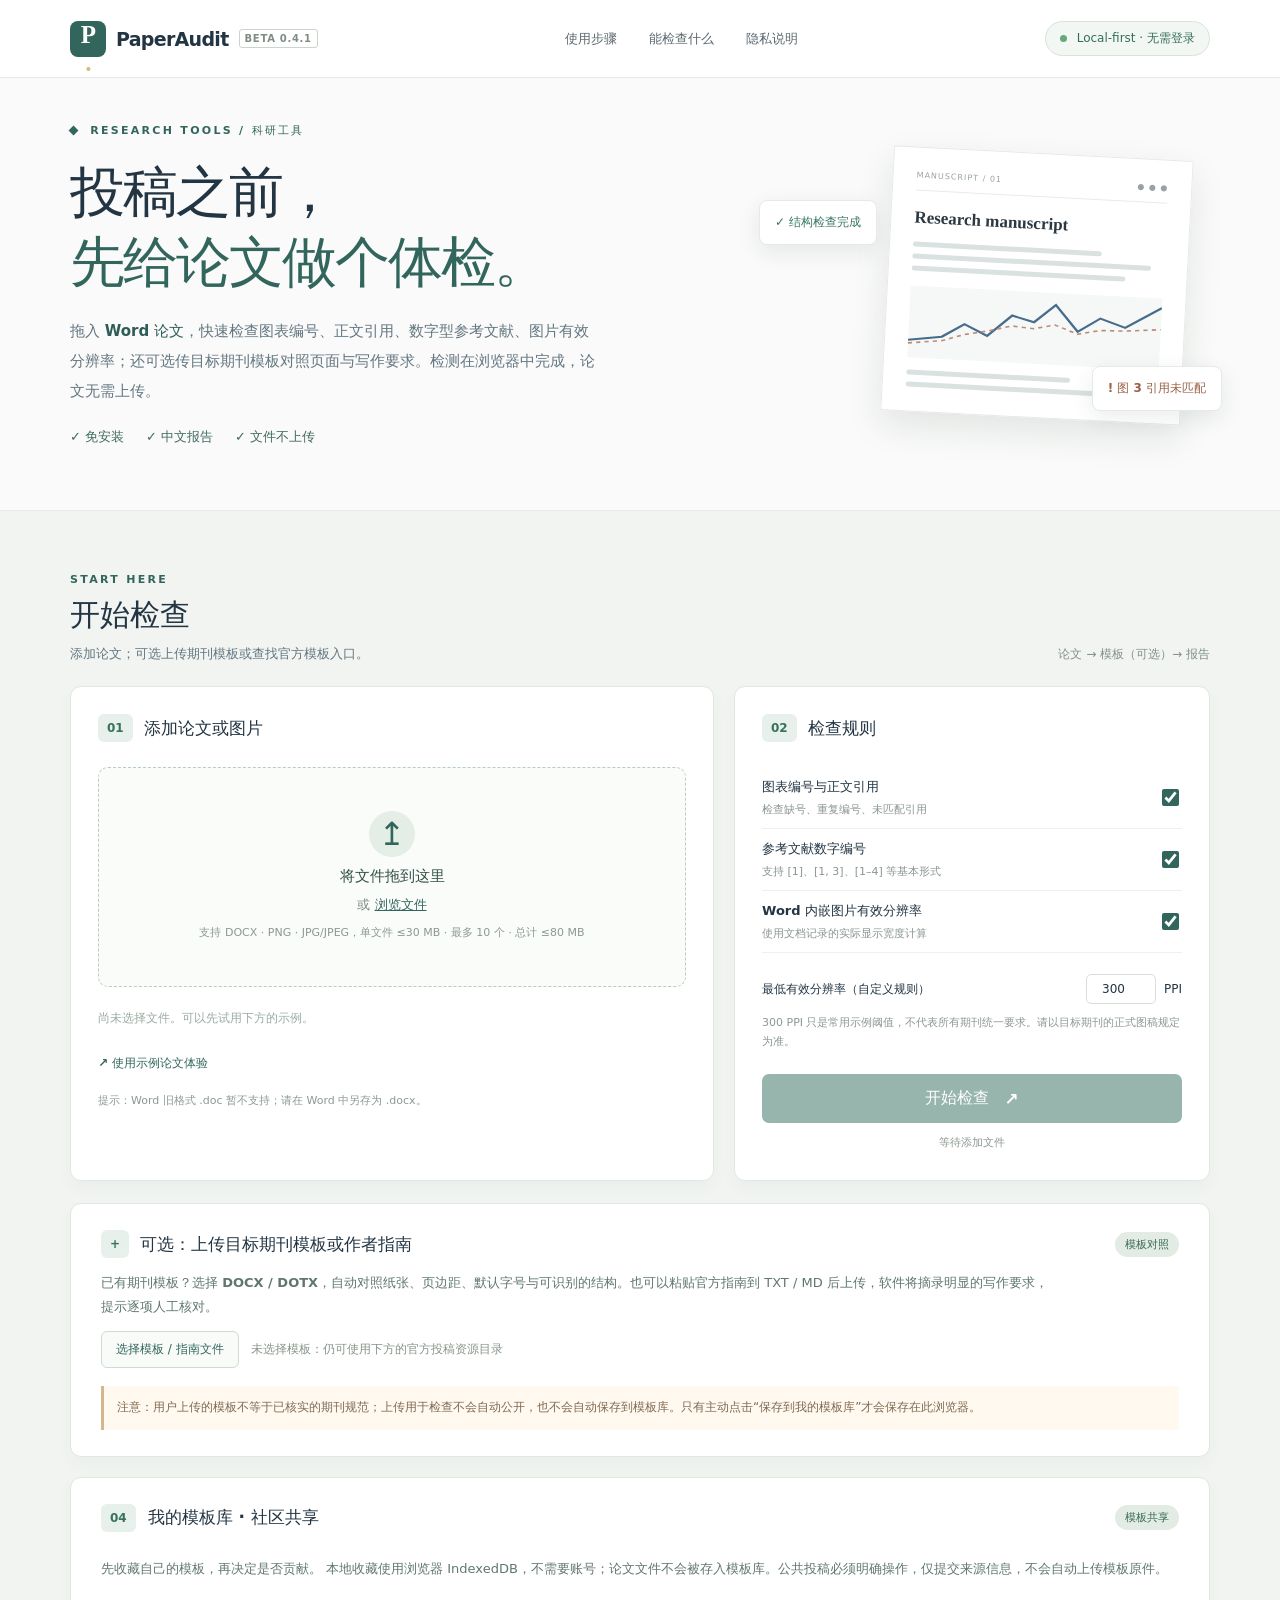
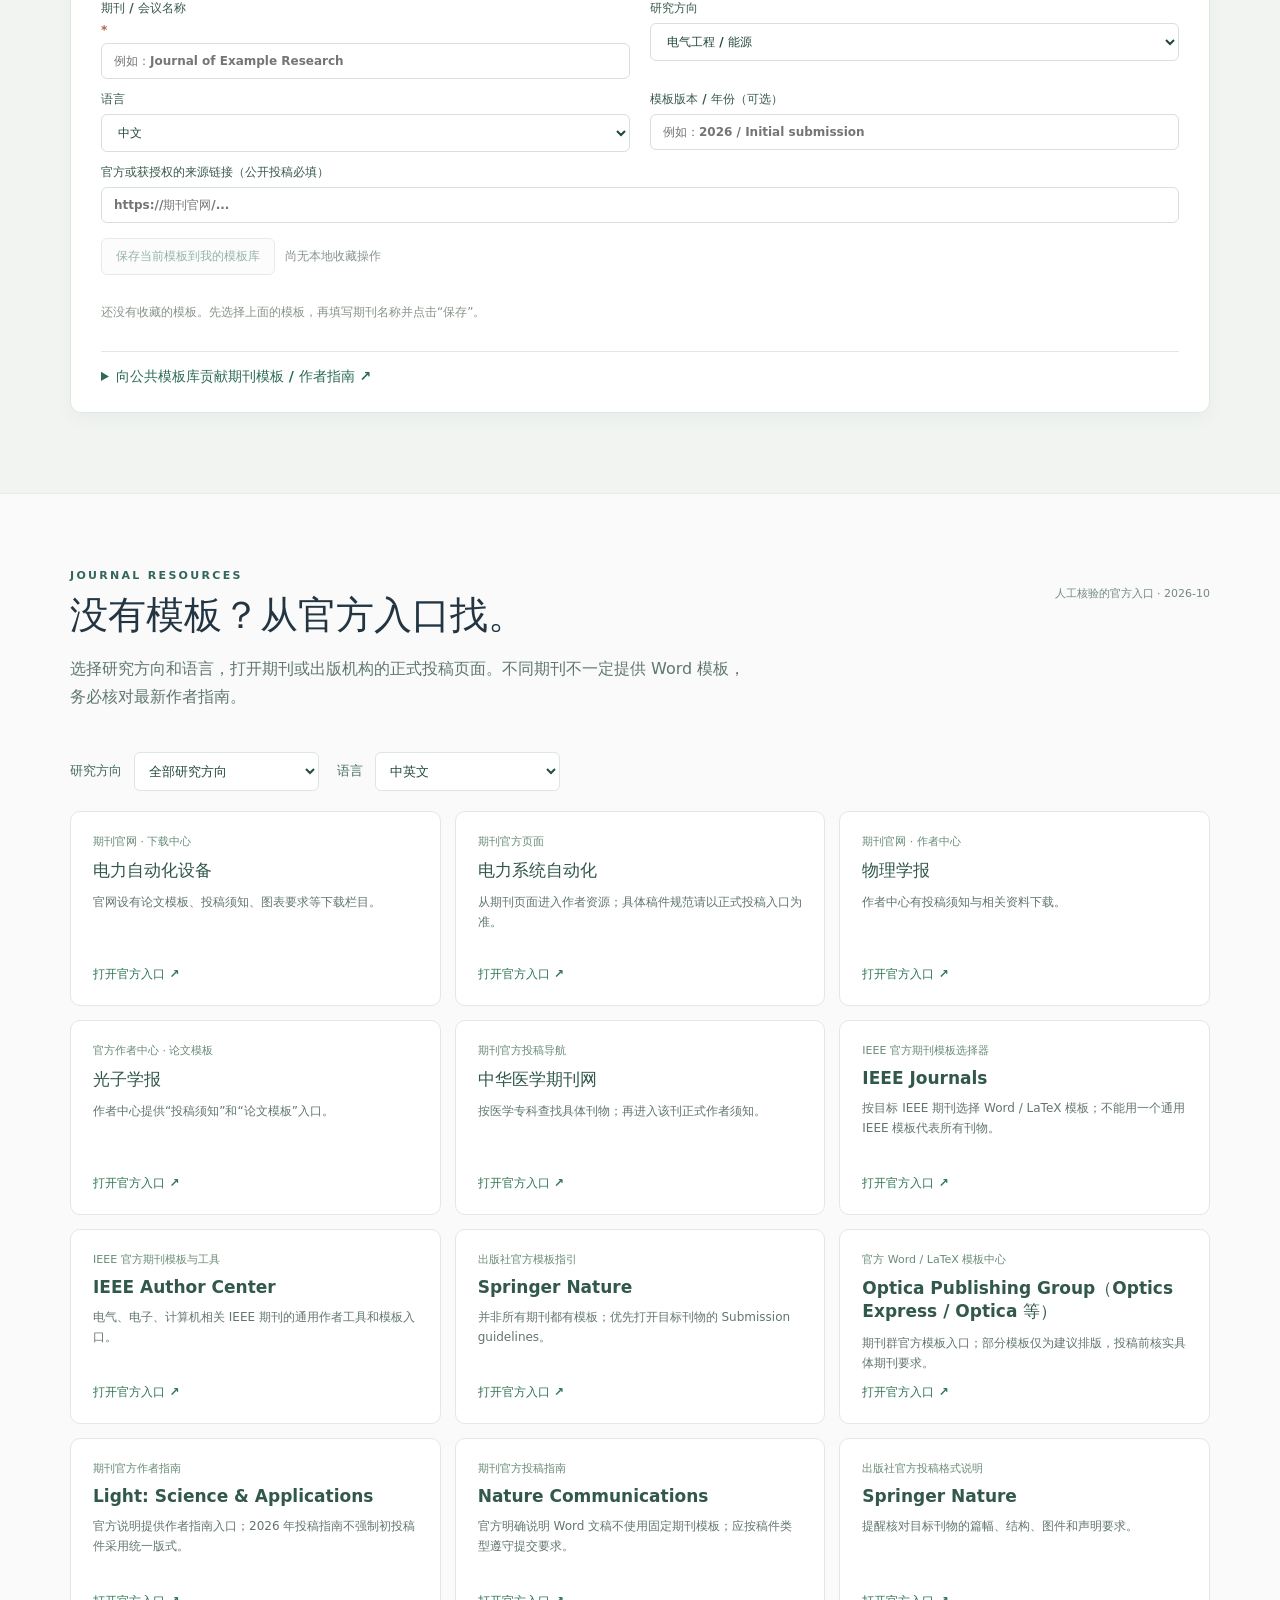
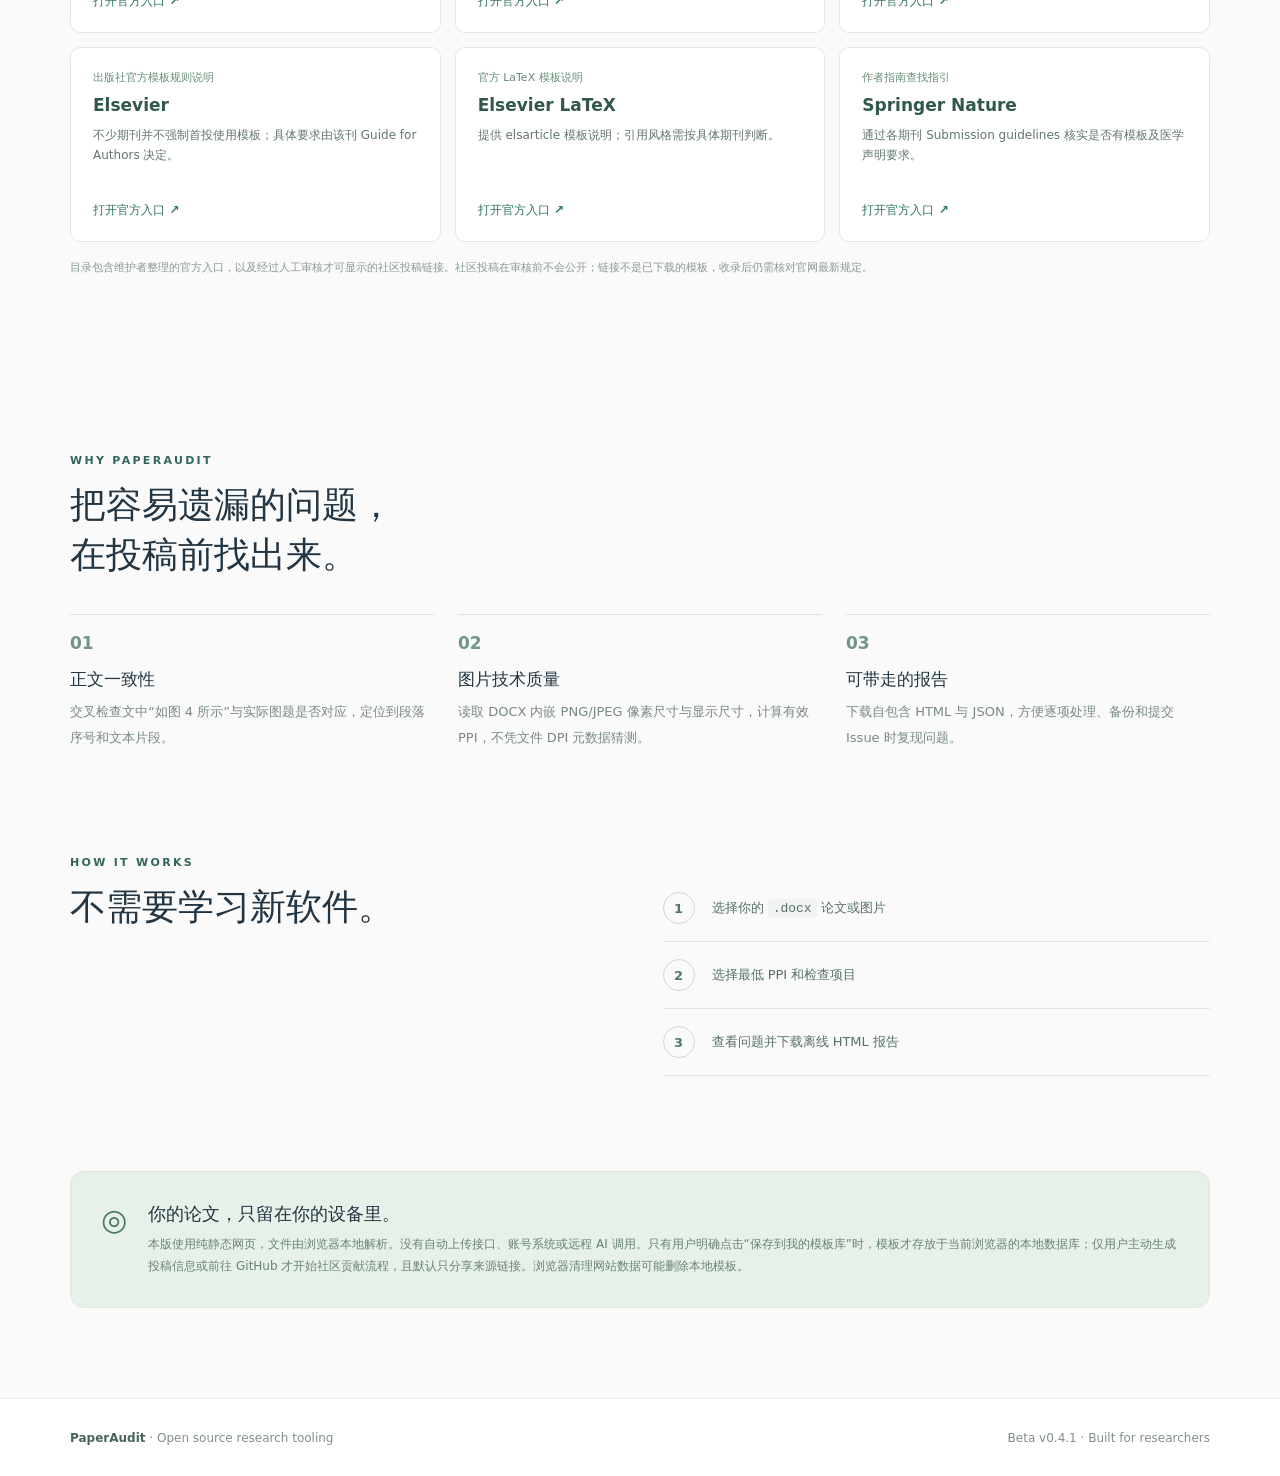
<file: index.html>
<!doctype html>
<html lang="zh-CN">
<head>
  <meta charset="UTF-8" />
  <meta name="viewport" content="width=device-width, initial-scale=1" />
  <meta name="color-scheme" content="light" />
  <meta http-equiv="Content-Security-Policy" content="default-src 'none'; script-src 'self'; style-src 'self'; img-src 'self' blob: data:; font-src 'self'; connect-src 'self'; object-src 'none'; base-uri 'none'; form-action 'none'" />
  <meta name="description" content="PaperAudit：无需安装，浏览器本地检查 Word 论文的图表引用、参考文献、图片有效分辨率，并生成 HTML 报告。" />
  <title>PaperAudit — 科研论文投稿前检查</title>
  <link rel="stylesheet" href="assets/style.css" />
</head>
<body>
  <header class="masthead">
    <div class="wrap header-row">
      <a class="wordmark" href="./" aria-label="PaperAudit 首页"><span class="logo-mark">P<span>.</span></span> <span>PaperAudit</span><span class="version">BETA 0.4.1</span></a>
      <nav aria-label="页面导航"><a href="#how">使用步骤</a><a href="#features">能检查什么</a><a href="#privacy">隐私说明</a></nav>
      <span class="top-pill"><span class="pulse"></span> Local-first · 无需登录</span>
    </div>
  </header>
  <main>
    <section class="hero wrap">
      <div class="hero-copy"><div class="eyebrow"><span class="tiny-diamond"></span>  RESEARCH TOOLS / 科研工具</div>
        <h1>投稿之前，<br><em>先给论文做个体检。</em></h1>
        <p class="hero-sub">拖入 <strong>Word 论文</strong>，快速检查图表编号、正文引用、数字型参考文献、图片有效分辨率；还可选传目标期刊模板对照页面与写作要求。检测在浏览器中完成，论文无需上传。</p>
        <div class="hero-promises"><span>✓ 免安装</span><span>✓ 中文报告</span><span>✓ 文件不上传</span></div>
      </div>
      <div class="hero-art" aria-hidden="true"><div class="fake-document"><div class="doc-top"><span>MANUSCRIPT / 01</span><span>● ● ●</span></div><div class="doc-title">Research manuscript</div><div class="ink w75"></div><div class="ink w95"></div><div class="ink w85"></div><div class="preview-chart"><svg viewBox="0 0 240 90" preserveAspectRatio="none"><path d="M0 68 L32 62 L53 45 L75 58 L98 31 L119 38 L139 15 L161 47 L182 29 L206 39 L240 12" fill="none" stroke="#486c8c" stroke-width="2.5"/><path d="M0 72 L32 67 L53 58 L75 52 L98 44 L119 46 L139 40 L161 50 L182 44 L206 43 L240 39" fill="none" stroke="#bd8c77" stroke-width="2" stroke-dasharray="4 4"/></svg></div><div class="ink w65"></div><div class="ink w80"></div></div><div class="float-note float-green">✓ 结构检查完成</div><div class="float-note float-orange">! 图 3 引用未匹配</div></div>
    </section>
    <section class="workspace-wrap" id="start"><div class="wrap">
      <div class="workspace-heading"><div><div class="section-kicker">START HERE</div><h2>开始检查</h2><p>添加论文；可选上传期刊模板或查找官方模板入口。</p></div><div class="work-state">论文 → 模板（可选）→ 报告</div></div>
      <div class="workspace-grid">
        <section class="panel uploader-panel" aria-labelledby="upload-title">
          <div class="panel-title"><span class="step">01</span><h3 id="upload-title">添加论文或图片</h3></div>
          <div class="drop" id="drop-zone" role="button" tabindex="0" aria-label="选择或拖入 DOCX、PNG 或 JPEG 文件"><div class="upload-symbol">↥</div><strong>将文件拖到这里</strong><span>或 <button type="button" class="inline-button" id="choose-file">浏览文件</button></span><small>支持 DOCX · PNG · JPG/JPEG，单文件 ≤30 MB · 最多 10 个 · 总计 ≤80 MB</small></div>
          <input type="file" id="file-input" multiple accept=".docx,.png,.jpg,.jpeg,application/vnd.openxmlformats-officedocument.wordprocessingml.document,image/png,image/jpeg" hidden />
          <div id="file-list" class="file-list" aria-live="polite"><div class="file-placeholder">尚未选择文件。可以先试用下方的示例。</div></div>
          <button class="sample-button" id="load-sample" type="button">↗ 使用示例论文体验</button>
          <p class="hint">提示：Word 旧格式 .doc 暂不支持；请在 Word 中另存为 .docx。</p>
        </section>
        <section class="panel config-panel" aria-labelledby="rules-title">
          <div class="panel-title"><span class="step">02</span><h3 id="rules-title">检查规则</h3></div>
          <label class="rule-row"><span><b>图表编号与正文引用</b><small>检查缺号、重复编号、未匹配引用</small></span><input type="checkbox" id="check-captions" checked /></label>
          <label class="rule-row"><span><b>参考文献数字编号</b><small>支持 [1]、[1, 3]、[1–4] 等基本形式</small></span><input type="checkbox" id="check-citations" checked /></label>
          <label class="rule-row"><span><b>Word 内嵌图片有效分辨率</b><small>使用文档记录的实际显示宽度计算</small></span><input type="checkbox" id="check-images" checked /></label>
          <div class="control-row"><label for="ppi">最低有效分辨率（自定义规则）</label><div class="control"><input type="number" id="ppi" min="50" max="1200" value="300" step="50"/><span>PPI</span></div></div>
          <p class="fine-print">300 PPI 只是常用示例阈值，不代表所有期刊统一要求。请以目标期刊的正式图稿规定为准。</p>
          <button class="primary-btn" type="button" id="run-audit" disabled>开始检查 <span>↗</span></button>
          <div id="status" role="status" aria-live="polite" class="status">等待添加文件</div>
        </section>
      </div>
      <section class="panel template-panel" id="template-check" aria-labelledby="template-heading">
        <div class="panel-title"><span class="step">+</span><h3 id="template-heading">可选：上传目标期刊模板或作者指南</h3><span class="template-feature-tag">模板对照</span></div>
        <p class="template-desc">已有期刊模板？选择 <b>DOCX / DOTX</b>，自动对照纸张、页边距、默认字号与可识别的结构。也可以粘贴官方指南到 TXT / MD 后上传，软件将摘录明显的写作要求，提示逐项人工核对。</p>
        <div class="template-choose-row"><button type="button" class="secondary-btn" id="choose-template">选择模板 / 指南文件</button><span id="template-info" class="muted">未选择模板：仍可使用下方的官方投稿资源目录</span><button type="button" class="inline-button" id="remove-template" hidden>移除模板</button></div>
        <input type="file" id="template-input" accept=".docx,.dotx,.txt,.md" hidden />
        <div class="template-boundary">注意：用户上传的模板不等于已核实的期刊规范；上传用于检查不会自动公开，也不会自动保存到模板库。只有主动点击“保存到我的模板库”才会保存在此浏览器。</div>
      </section>
      <section class="panel community-panel" id="community-library" aria-labelledby="community-heading">
        <div class="panel-title"><span class="step">04</span><h3 id="community-heading">我的模板库 · 社区共享</h3><span class="template-feature-tag">模板共享</span></div>
        <p class="template-desc"><strong>先收藏自己的模板，再决定是否贡献。</strong> 本地收藏使用浏览器 IndexedDB，不需要账号；论文文件不会被存入模板库。公共投稿必须明确操作，仅提交来源信息，不会自动上传模板原件。</p>
        <div class="community-form">
          <label>期刊 / 会议名称 <span class="required">*</span><input id="share-journal" type="text" maxlength="140" placeholder="例如：Journal of Example Research" autocomplete="off"></label>
          <label>研究方向 <select id="share-discipline"><option value="electrical">电气工程 / 能源</option><option value="optics">光学 / 光电子</option><option value="physics">物理 / 材料</option><option value="computer">计算机 / 工程</option><option value="medicine">医学 / 生命科学</option><option value="general">综合 / 其他</option></select></label>
          <label>语言 <select id="share-language"><option value="zh">中文</option><option value="en">英文</option></select></label>
          <label>模板版本 / 年份（可选）<input id="share-version" maxlength="80" placeholder="例如：2026 / Initial submission"></label>
          <label class="wide">官方或获授权的来源链接（公开投稿必填）<input id="share-source" type="url" maxlength="1500" placeholder="https://期刊官网/..." spellcheck="false"></label>
        </div>
        <div class="community-actions"><button type="button" class="secondary-btn" id="save-local-template" disabled>保存当前模板到我的模板库</button><span class="muted" id="library-status" role="status" aria-live="polite">尚无本地收藏操作</span></div>
        <div id="library-list" class="library-list" aria-live="polite"><p class="muted">正在加载本地模板库……</p></div>
        <details class="submission-details" id="submission-details"><summary>向公共模板库贡献期刊模板 / 作者指南 ↗</summary>
          <p class="template-desc">公开模板库采用<strong>投稿 → 管理员核验 → 收录</strong>。默认只提供官方来源链接，不自动公开上传的二进制文件；没有清晰转载许可的原文件不得直接作为公开模板分发。</p>
          <div class="community-form"><label>分享方式 <select id="share-rights"><option value="source-link">仅分享官方来源链接（推荐）</option><option value="permission">有明确的模板再分发许可（需提供依据）</option></select></label><label>授权依据（仅选择再分发时必填）<input id="share-permission" maxlength="400" placeholder="许可证名称与授权网址"></label><label class="wide">补充说明（可选）<textarea id="share-note" maxlength="700" rows="2" placeholder="适用稿件类型、投稿阶段、已知有效年份……"></textarea></label></div>
          <label class="privacy-consent"><input type="checkbox" id="share-confirm">我确认没有提交未发表论文、私人信息或无权公开的内容；理解投稿不等于审核通过。</label>
          <div class="community-actions"><button type="button" class="secondary-btn" id="submit-metadata">生成投稿信息 JSON</button><button type="button" class="secondary-btn" id="open-submission">打开 GitHub 投稿页面</button><span class="muted" id="submission-status" role="status" aria-live="polite">未连接公共 GitHub 仓库；可先生成投稿 JSON，待上线后提交</span></div>
        </details>
      </section>
      <section class="results" id="results" hidden aria-labelledby="result-heading">
        <div class="results-top"><div><div class="section-kicker">AUDIT RESULTS</div><h2 id="result-heading">检查报告 <span id="report-file" class="muted"></span></h2></div><div class="result-actions"><button class="secondary-btn" id="save-html" type="button">下载 HTML 报告</button><button class="secondary-btn" id="save-json" type="button">下载 JSON</button></div></div>
        <div class="stat-grid"><div><strong id="count-total">0</strong><span>检查发现</span></div><div><strong id="count-warning">0</strong><span>需要关注</span></div><div><strong id="count-unverified">0</strong><span>无法自动验证</span></div><div><strong id="count-images">0</strong><span>已解析图片</span></div></div>
        <div class="report-filter" role="group" aria-label="筛选报告"><button type="button" class="filter active" data-filter="all">全部</button><button type="button" class="filter" data-filter="warning">需关注</button><button type="button" class="filter" data-filter="unverified">待人工确认</button></div>
        <div id="findings" class="findings"></div>
        <div id="coverage" class="coverage"></div>
      </section>
    </div></section>
    <section class="catalog wrap" id="journals" aria-labelledby="journal-heading">
      <div class="catalog-heading"><div><div class="section-kicker">JOURNAL RESOURCES</div><h2 id="journal-heading">没有模板？从官方入口找。</h2><p>选择研究方向和语言，打开期刊或出版机构的正式投稿页面。不同期刊不一定提供 Word 模板，务必核对最新作者指南。</p></div><span class="catalog-source">人工核验的官方入口 · 2026-10</span></div>
      <div class="catalog-controls"><label>研究方向 <select id="discipline"><option value="all">全部研究方向</option><option value="electrical">电气工程 / 能源</option><option value="optics">光学 / 光电子</option><option value="physics">物理 / 材料</option><option value="computer">计算机 / 工程</option><option value="medicine">医学 / 生命科学</option><option value="general">跨学科 / 综合</option></select></label><label>语言 <select id="journal-language"><option value="all">中英文</option><option value="zh">中文期刊</option><option value="en">英文期刊 / 出版机构</option></select></label></div>
      <div id="journal-results" class="catalog-results" aria-live="polite"></div>
      <p class="fine-print">目录包含维护者整理的官方入口，以及<strong>经过人工审核才可显示的社区投稿链接</strong>。社区投稿在审核前不会公开；链接不是已下载的模板，收录后仍需核对官网最新规定。</p>
    </section>
    <section class="details wrap" id="features"><div class="section-kicker">WHY PAPERAUDIT</div><h2>把容易遗漏的问题，<br>在投稿前找出来。</h2><div class="feature-grid"><article><div class="feature-icon">01</div><h3>正文一致性</h3><p>交叉检查文中“如图 4 所示”与实际图题是否对应，定位到段落序号和文本片段。</p></article><article><div class="feature-icon">02</div><h3>图片技术质量</h3><p>读取 DOCX 内嵌 PNG/JPEG 像素尺寸与显示尺寸，计算有效 PPI，不凭文件 DPI 元数据猜测。</p></article><article><div class="feature-icon">03</div><h3>可带走的报告</h3><p>下载自包含 HTML 与 JSON，方便逐项处理、备份和提交 Issue 时复现问题。</p></article></div></section>
    <section class="how wrap" id="how"><div><div class="section-kicker">HOW IT WORKS</div><h2>不需要学习新软件。</h2></div><div class="how-items"><div><b>1</b><span>选择你的 <code>.docx</code> 论文或图片</span></div><div><b>2</b><span>选择最低 PPI 和检查项目</span></div><div><b>3</b><span>查看问题并下载离线 HTML 报告</span></div></div></section>
    <section class="privacy wrap" id="privacy"><div class="privacy-icon">◎</div><div><h2>你的论文，只留在你的设备里。</h2><p>本版使用纯静态网页，文件由浏览器本地解析。没有自动上传接口、账号系统或远程 AI 调用。只有用户明确点击“保存到我的模板库”时，模板才存放于当前浏览器的本地数据库；仅用户主动生成投稿信息或前往 GitHub 才开始社区贡献流程，且默认只分享来源链接。浏览器清理网站数据可能删除本地模板。</p></div></section>
  </main>
  <footer class="footer"><div class="wrap footer-row"><span><strong>PaperAudit</strong> · Open source research tooling</span><span>Beta v0.4.1 · Built for researchers</span></div></footer>
  <script src="vendor/jszip.min.js"></script>
  <script type="module" src="js/app.js"></script>
</body></html>
</file>
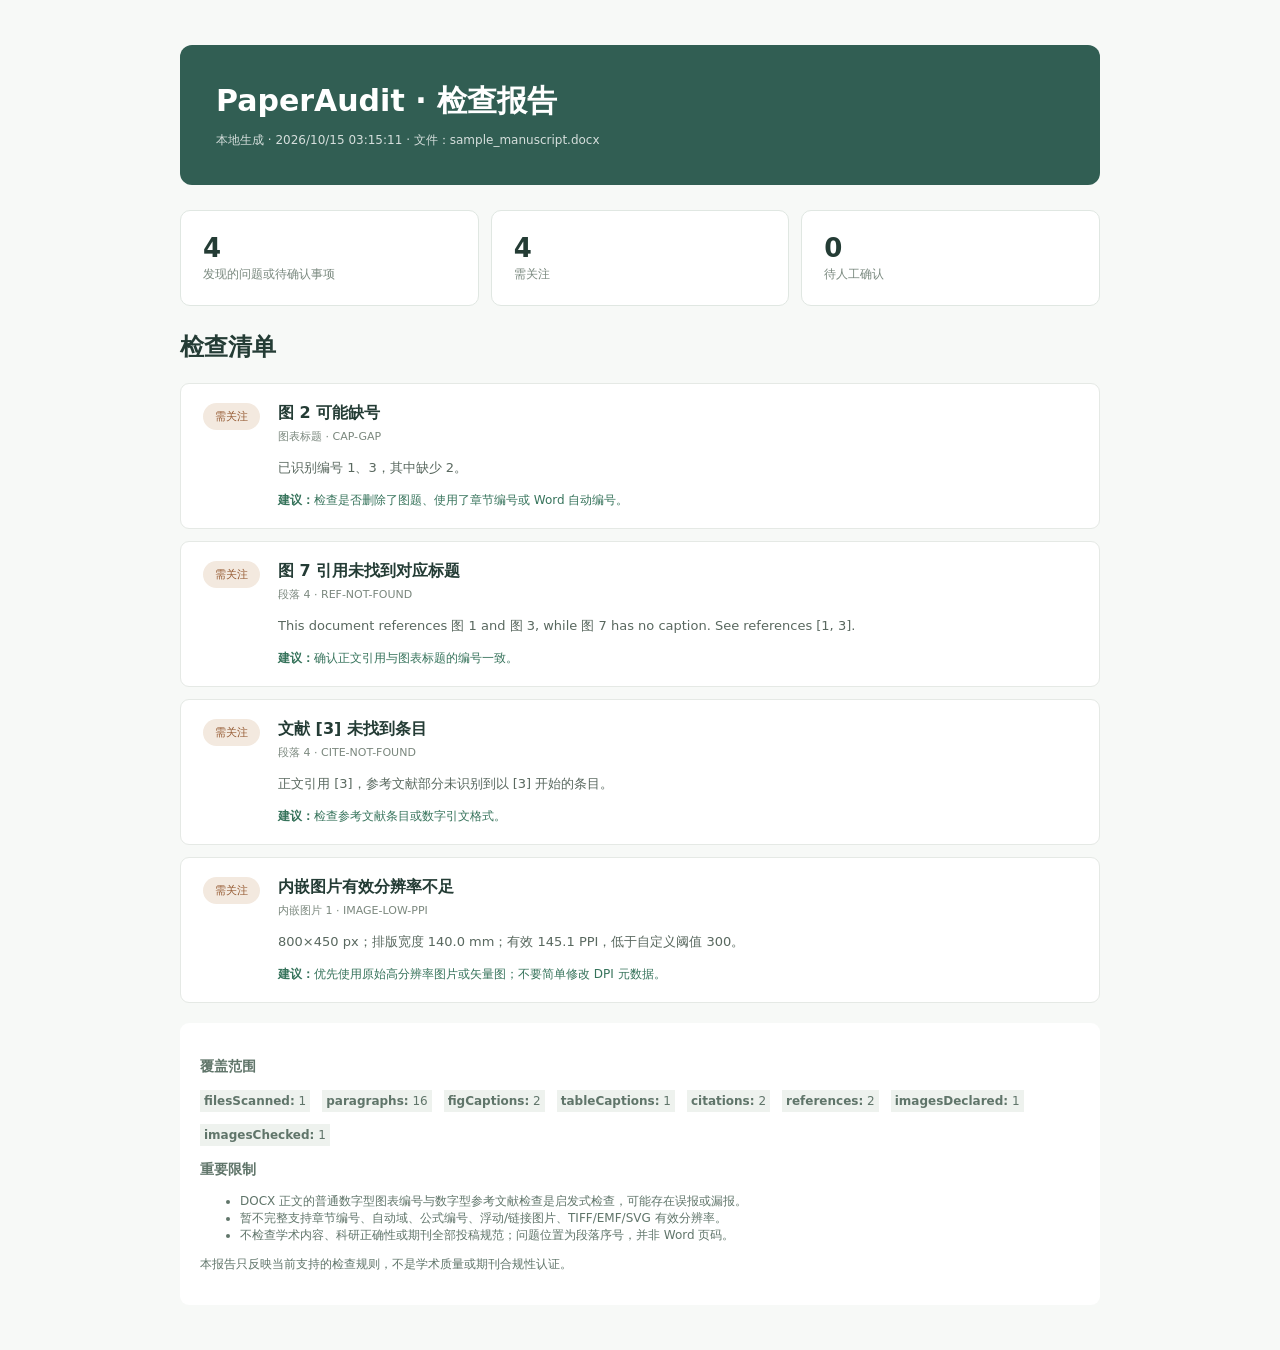
<file: examples/example-report.html>
<!doctype html><html lang="zh-CN"><head><meta charset="utf-8"><meta name="viewport" content="width=device-width, initial-scale=1"><title>PaperAudit 检查报告</title><style>body{background:#f7f9f7;font-family:system-ui,'Microsoft Yahei',sans-serif;color:#243c35;margin:0}.wrap{max-width:920px;margin:45px auto;padding:0 20px}.hero{background:#315e53;color:white;padding:36px;border-radius:12px}.hero h1{margin:0 0 10px;font-size:30px}.hero p{opacity:.8;margin:0;font-size:12px}.summary{display:grid;grid-template-columns:repeat(3,1fr);gap:12px;margin:25px 0}.sum{background:white;padding:22px;border:1px solid #e0e7e2;border-radius:10px}.sum b{font-size:26px;display:block}.sum span{font-size:12px;color:#79887e}.item{background:white;border:1px solid #e5e9e5;border-radius:9px;padding:19px 22px;margin:12px 0;display:flex;gap:18px}.tag{align-self:flex-start;white-space:nowrap;border-radius:30px;padding:6px 12px;font-size:11px;background:#f3e9df;color:#955a32}.tag.unverified{background:#eef1f4;color:#617786}.item h3{margin:0 0 5px;font-size:16px}.location{color:#7b887e;font-size:11px}.item p{color:#59685f;line-height:1.7;font-size:13px}.advice{color:#36735b;font-size:12px}.bottom{background:white;padding:20px;border-radius:9px;font-size:12px;margin-top:20px;color:#60756a}.coverage{display:flex;flex-wrap:wrap;gap:12px}.coverage span{padding:4px;background:#eef2ee}.empty{padding:20px;background:white;border-radius:10px}@media(max-width:500px){.summary{grid-template-columns:1fr}.item{display:block}.tag{display:inline-block;margin-bottom:10px}}</style></head><body><div class="wrap"><header class="hero"><h1>PaperAudit · 检查报告</h1><p>本地生成 · 2026/10/15 03:15:11 · 文件：sample_manuscript.docx</p></header><div class="summary"><div class="sum"><b>4</b><span>发现的问题或待确认事项</span></div><div class="sum"><b>4</b><span>需关注</span></div><div class="sum"><b>0</b><span>待人工确认</span></div></div><h2>检查清单</h2><article class="item"><div class="tag warning">需关注</div><div><h3>图 2 可能缺号</h3><div class="location">图表标题 · CAP-GAP</div><p>已识别编号 1、3，其中缺少 2。</p><div class="advice"><b>建议：</b>检查是否删除了图题、使用了章节编号或 Word 自动编号。</div></div></article><article class="item"><div class="tag warning">需关注</div><div><h3>图 7 引用未找到对应标题</h3><div class="location">段落 4 · REF-NOT-FOUND</div><p>This document references 图 1 and 图 3, while 图 7 has no caption. See references [1, 3].</p><div class="advice"><b>建议：</b>确认正文引用与图表标题的编号一致。</div></div></article><article class="item"><div class="tag warning">需关注</div><div><h3>文献 [3] 未找到条目</h3><div class="location">段落 4 · CITE-NOT-FOUND</div><p>正文引用 [3]，参考文献部分未识别到以 [3] 开始的条目。</p><div class="advice"><b>建议：</b>检查参考文献条目或数字引文格式。</div></div></article><article class="item"><div class="tag warning">需关注</div><div><h3>内嵌图片有效分辨率不足</h3><div class="location">内嵌图片 1 · IMAGE-LOW-PPI</div><p>800×450 px；排版宽度 140.0 mm；有效 145.1 PPI，低于自定义阈值 300。</p><div class="advice"><b>建议：</b>优先使用原始高分辨率图片或矢量图；不要简单修改 DPI 元数据。</div></div></article><section class="bottom"><h3>覆盖范围</h3><div class="coverage"><span><b>filesScanned:</b> 1</span><span><b>paragraphs:</b> 16</span><span><b>figCaptions:</b> 2</span><span><b>tableCaptions:</b> 1</span><span><b>citations:</b> 2</span><span><b>references:</b> 2</span><span><b>imagesDeclared:</b> 1</span><span><b>imagesChecked:</b> 1</span></div><h3>重要限制</h3><ul><li>DOCX 正文的普通数字型图表编号与数字型参考文献检查是启发式检查，可能存在误报或漏报。</li><li>暂不完整支持章节编号、自动域、公式编号、浮动/链接图片、TIFF/EMF/SVG 有效分辨率。</li><li>不检查学术内容、科研正确性或期刊全部投稿规范；问题位置为段落序号，并非 Word 页码。</li></ul><p>本报告只反映当前支持的检查规则，不是学术质量或期刊合规性认证。</p></section></div></body></html>
</file>
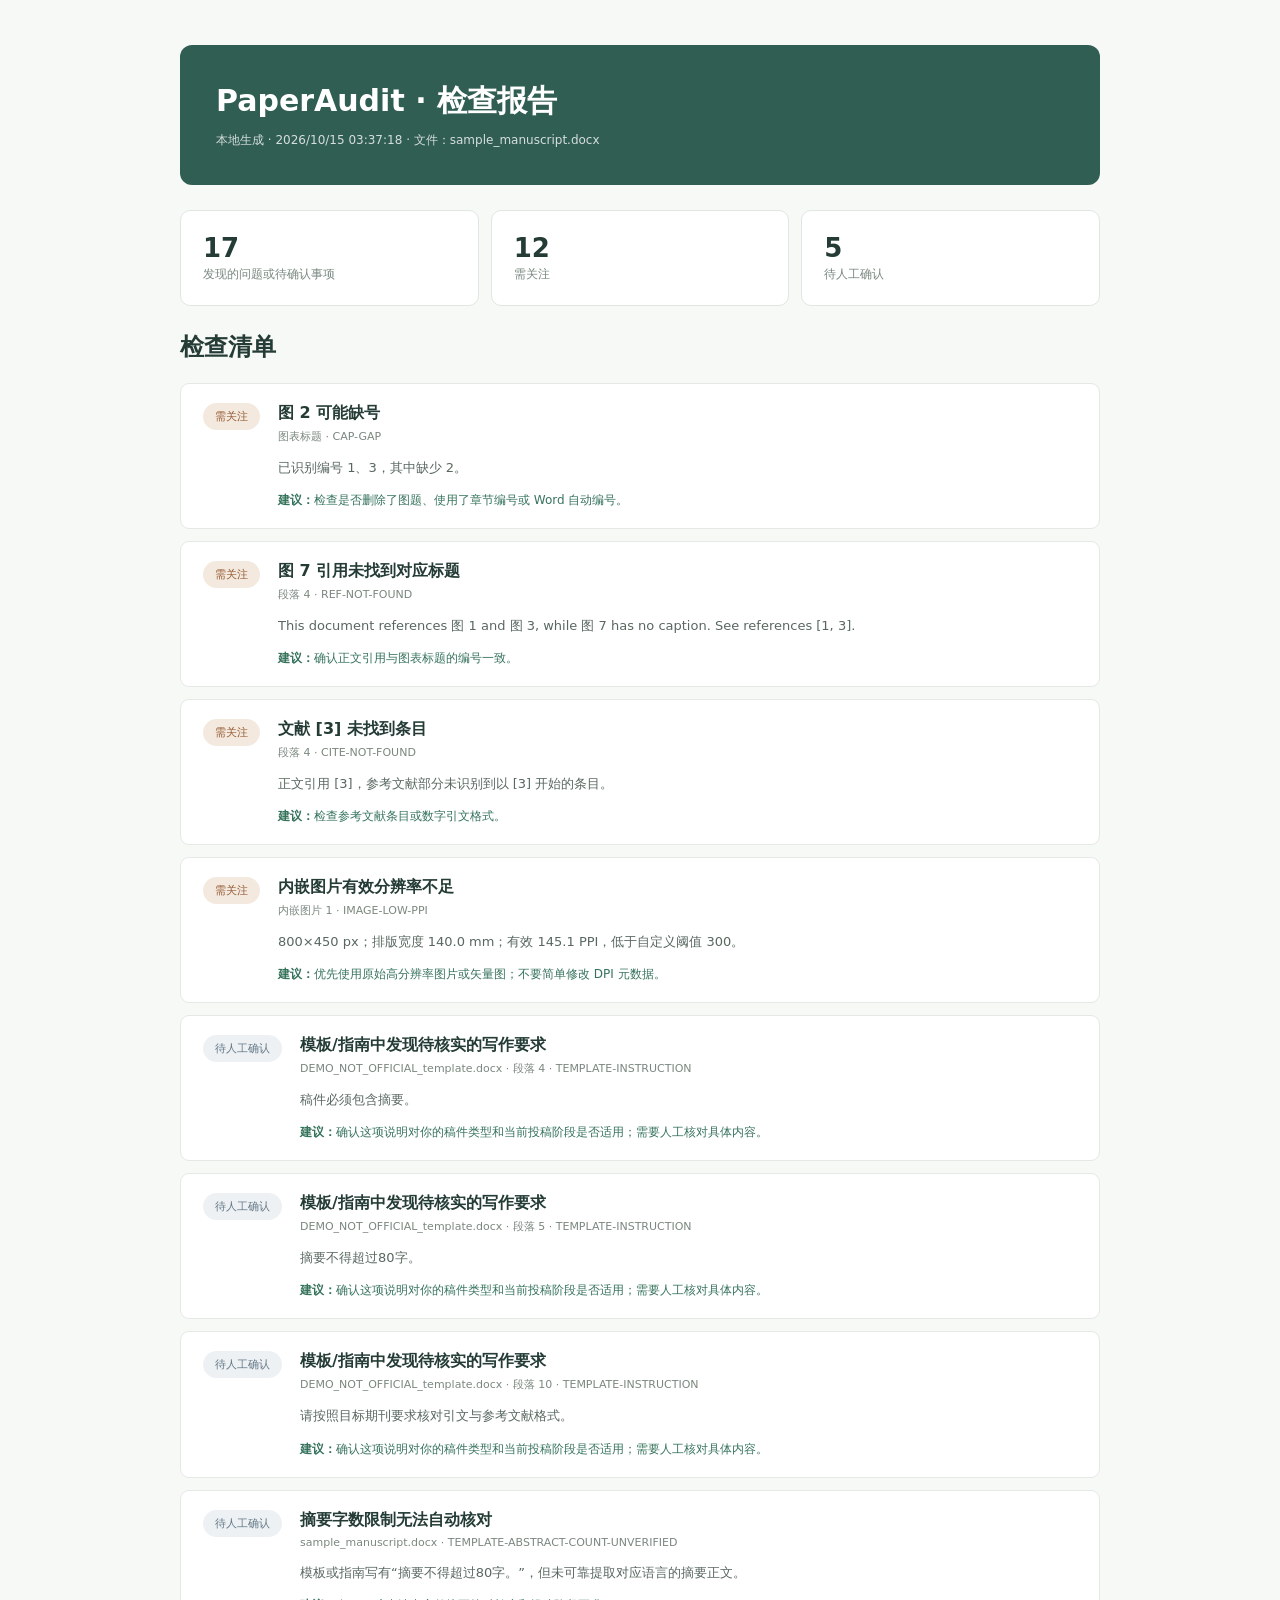
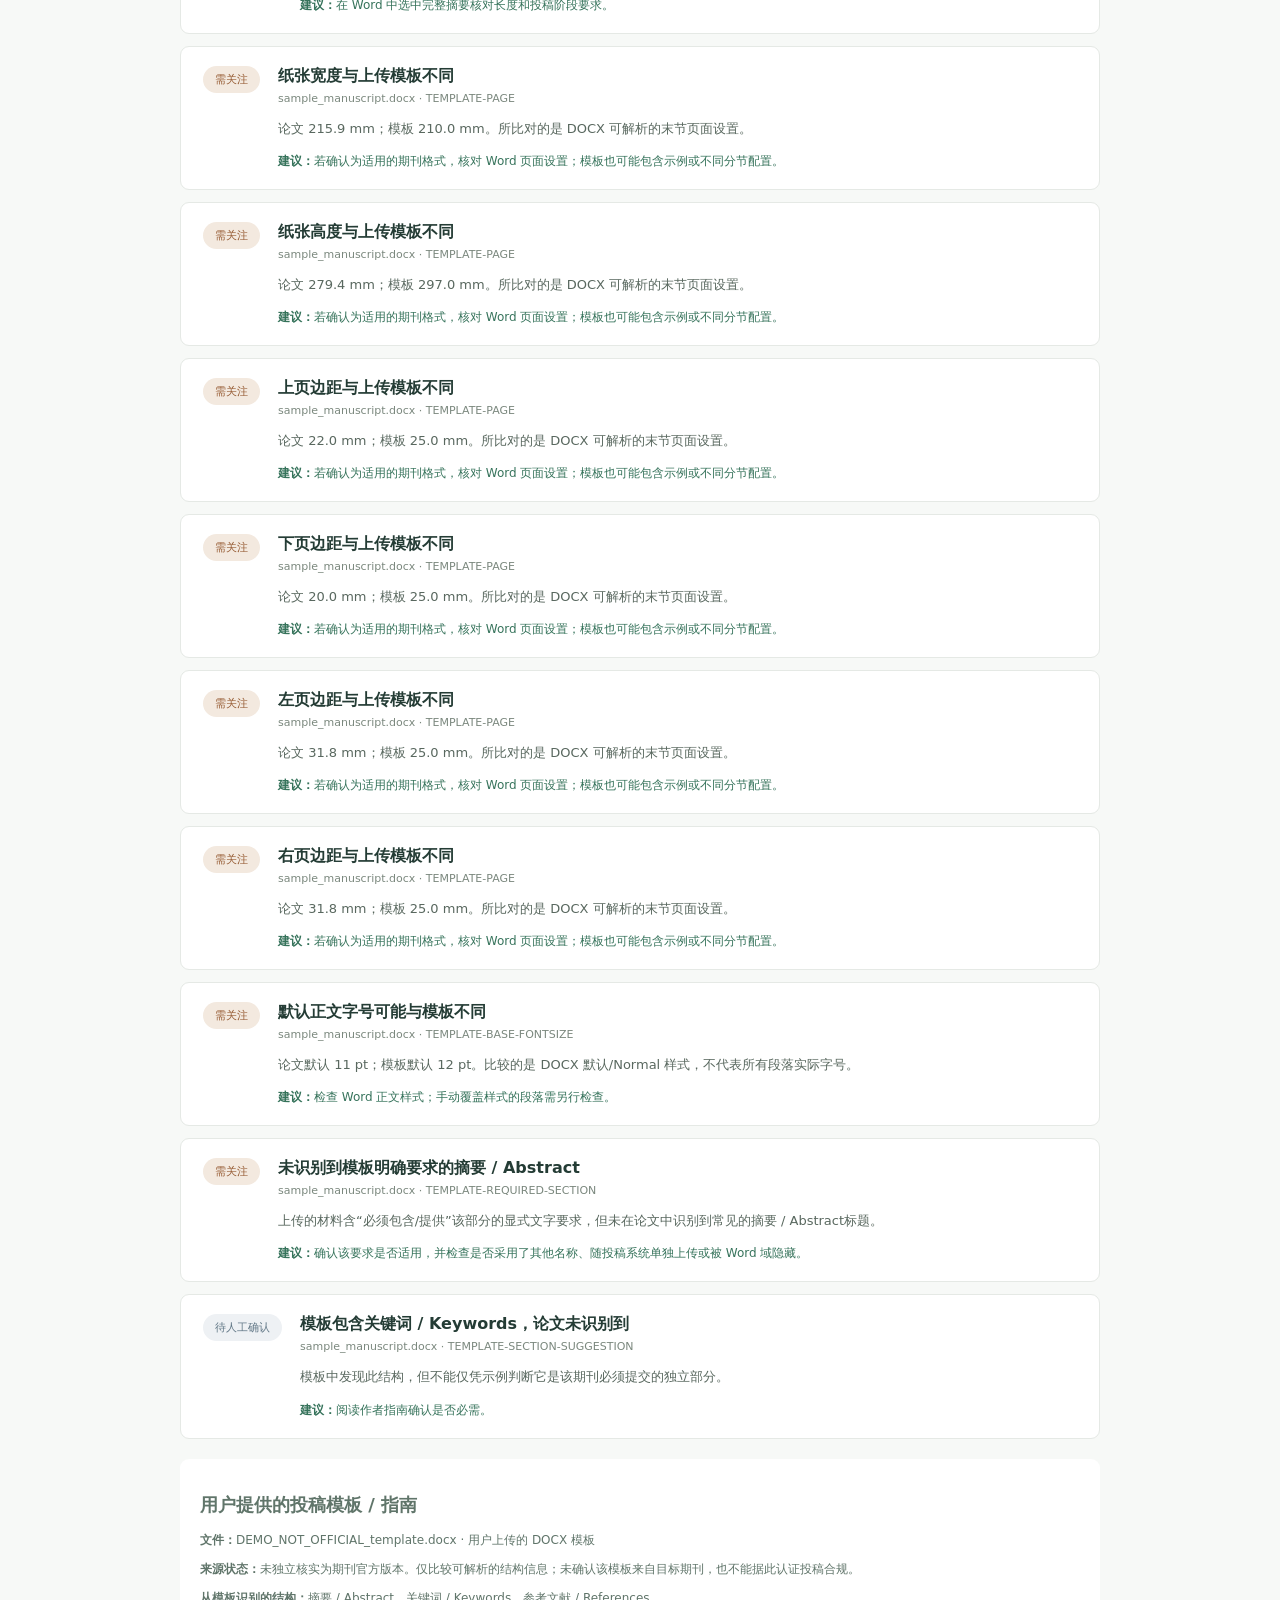
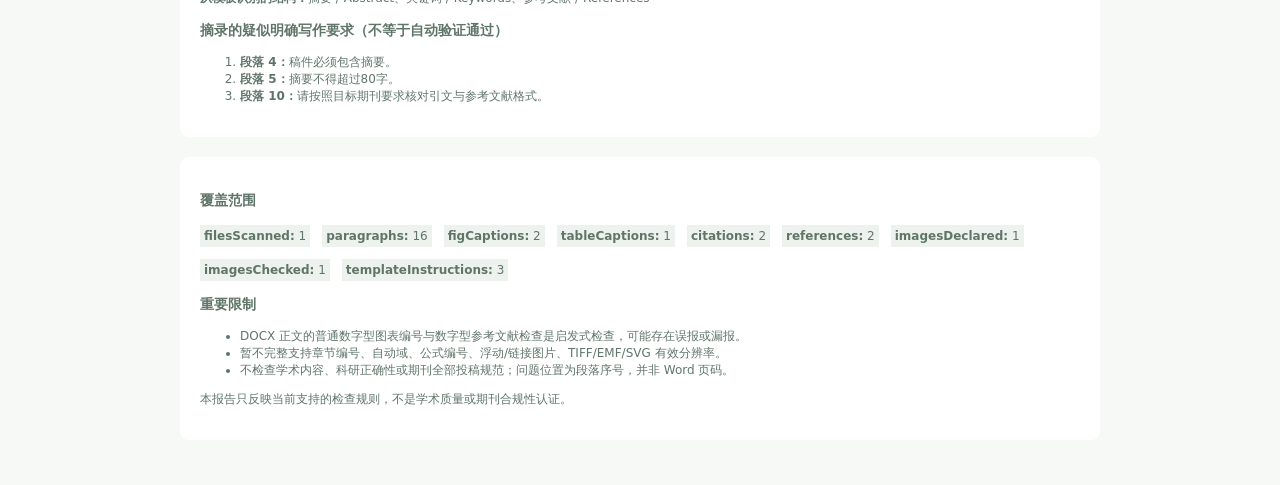
<file: examples/template_report_example.html>
<!doctype html><html lang="zh-CN"><head><meta charset="utf-8"><meta name="viewport" content="width=device-width, initial-scale=1"><title>PaperAudit 检查报告</title><style>body{background:#f7f9f7;font-family:system-ui,'Microsoft Yahei',sans-serif;color:#243c35;margin:0}.wrap{max-width:920px;margin:45px auto;padding:0 20px}.hero{background:#315e53;color:white;padding:36px;border-radius:12px}.hero h1{margin:0 0 10px;font-size:30px}.hero p{opacity:.8;margin:0;font-size:12px}.summary{display:grid;grid-template-columns:repeat(3,1fr);gap:12px;margin:25px 0}.sum{background:white;padding:22px;border:1px solid #e0e7e2;border-radius:10px}.sum b{font-size:26px;display:block}.sum span{font-size:12px;color:#79887e}.item{background:white;border:1px solid #e5e9e5;border-radius:9px;padding:19px 22px;margin:12px 0;display:flex;gap:18px}.tag{align-self:flex-start;white-space:nowrap;border-radius:30px;padding:6px 12px;font-size:11px;background:#f3e9df;color:#955a32}.tag.unverified{background:#eef1f4;color:#617786}.item h3{margin:0 0 5px;font-size:16px}.location{color:#7b887e;font-size:11px}.item p{color:#59685f;line-height:1.7;font-size:13px}.advice{color:#36735b;font-size:12px}.bottom{background:white;padding:20px;border-radius:9px;font-size:12px;margin-top:20px;color:#60756a}.coverage{display:flex;flex-wrap:wrap;gap:12px}.coverage span{padding:4px;background:#eef2ee}.empty{padding:20px;background:white;border-radius:10px}@media(max-width:500px){.summary{grid-template-columns:1fr}.item{display:block}.tag{display:inline-block;margin-bottom:10px}}</style></head><body><div class="wrap"><header class="hero"><h1>PaperAudit · 检查报告</h1><p>本地生成 · 2026/10/15 03:37:18 · 文件：sample_manuscript.docx</p></header><div class="summary"><div class="sum"><b>17</b><span>发现的问题或待确认事项</span></div><div class="sum"><b>12</b><span>需关注</span></div><div class="sum"><b>5</b><span>待人工确认</span></div></div><h2>检查清单</h2><article class="item"><div class="tag warning">需关注</div><div><h3>图 2 可能缺号</h3><div class="location">图表标题 · CAP-GAP</div><p>已识别编号 1、3，其中缺少 2。</p><div class="advice"><b>建议：</b>检查是否删除了图题、使用了章节编号或 Word 自动编号。</div></div></article><article class="item"><div class="tag warning">需关注</div><div><h3>图 7 引用未找到对应标题</h3><div class="location">段落 4 · REF-NOT-FOUND</div><p>This document references 图 1 and 图 3, while 图 7 has no caption. See references [1, 3].</p><div class="advice"><b>建议：</b>确认正文引用与图表标题的编号一致。</div></div></article><article class="item"><div class="tag warning">需关注</div><div><h3>文献 [3] 未找到条目</h3><div class="location">段落 4 · CITE-NOT-FOUND</div><p>正文引用 [3]，参考文献部分未识别到以 [3] 开始的条目。</p><div class="advice"><b>建议：</b>检查参考文献条目或数字引文格式。</div></div></article><article class="item"><div class="tag warning">需关注</div><div><h3>内嵌图片有效分辨率不足</h3><div class="location">内嵌图片 1 · IMAGE-LOW-PPI</div><p>800×450 px；排版宽度 140.0 mm；有效 145.1 PPI，低于自定义阈值 300。</p><div class="advice"><b>建议：</b>优先使用原始高分辨率图片或矢量图；不要简单修改 DPI 元数据。</div></div></article><article class="item"><div class="tag unverified">待人工确认</div><div><h3>模板/指南中发现待核实的写作要求</h3><div class="location">DEMO_NOT_OFFICIAL_template.docx · 段落 4 · TEMPLATE-INSTRUCTION</div><p>稿件必须包含摘要。</p><div class="advice"><b>建议：</b>确认这项说明对你的稿件类型和当前投稿阶段是否适用；需要人工核对具体内容。</div></div></article><article class="item"><div class="tag unverified">待人工确认</div><div><h3>模板/指南中发现待核实的写作要求</h3><div class="location">DEMO_NOT_OFFICIAL_template.docx · 段落 5 · TEMPLATE-INSTRUCTION</div><p>摘要不得超过80字。</p><div class="advice"><b>建议：</b>确认这项说明对你的稿件类型和当前投稿阶段是否适用；需要人工核对具体内容。</div></div></article><article class="item"><div class="tag unverified">待人工确认</div><div><h3>模板/指南中发现待核实的写作要求</h3><div class="location">DEMO_NOT_OFFICIAL_template.docx · 段落 10 · TEMPLATE-INSTRUCTION</div><p>请按照目标期刊要求核对引文与参考文献格式。</p><div class="advice"><b>建议：</b>确认这项说明对你的稿件类型和当前投稿阶段是否适用；需要人工核对具体内容。</div></div></article><article class="item"><div class="tag unverified">待人工确认</div><div><h3>摘要字数限制无法自动核对</h3><div class="location">sample_manuscript.docx · TEMPLATE-ABSTRACT-COUNT-UNVERIFIED</div><p>模板或指南写有“摘要不得超过80字。”，但未可靠提取对应语言的摘要正文。</p><div class="advice"><b>建议：</b>在 Word 中选中完整摘要核对长度和投稿阶段要求。</div></div></article><article class="item"><div class="tag warning">需关注</div><div><h3>纸张宽度与上传模板不同</h3><div class="location">sample_manuscript.docx · TEMPLATE-PAGE</div><p>论文 215.9 mm；模板 210.0 mm。所比对的是 DOCX 可解析的末节页面设置。</p><div class="advice"><b>建议：</b>若确认为适用的期刊格式，核对 Word 页面设置；模板也可能包含示例或不同分节配置。</div></div></article><article class="item"><div class="tag warning">需关注</div><div><h3>纸张高度与上传模板不同</h3><div class="location">sample_manuscript.docx · TEMPLATE-PAGE</div><p>论文 279.4 mm；模板 297.0 mm。所比对的是 DOCX 可解析的末节页面设置。</p><div class="advice"><b>建议：</b>若确认为适用的期刊格式，核对 Word 页面设置；模板也可能包含示例或不同分节配置。</div></div></article><article class="item"><div class="tag warning">需关注</div><div><h3>上页边距与上传模板不同</h3><div class="location">sample_manuscript.docx · TEMPLATE-PAGE</div><p>论文 22.0 mm；模板 25.0 mm。所比对的是 DOCX 可解析的末节页面设置。</p><div class="advice"><b>建议：</b>若确认为适用的期刊格式，核对 Word 页面设置；模板也可能包含示例或不同分节配置。</div></div></article><article class="item"><div class="tag warning">需关注</div><div><h3>下页边距与上传模板不同</h3><div class="location">sample_manuscript.docx · TEMPLATE-PAGE</div><p>论文 20.0 mm；模板 25.0 mm。所比对的是 DOCX 可解析的末节页面设置。</p><div class="advice"><b>建议：</b>若确认为适用的期刊格式，核对 Word 页面设置；模板也可能包含示例或不同分节配置。</div></div></article><article class="item"><div class="tag warning">需关注</div><div><h3>左页边距与上传模板不同</h3><div class="location">sample_manuscript.docx · TEMPLATE-PAGE</div><p>论文 31.8 mm；模板 25.0 mm。所比对的是 DOCX 可解析的末节页面设置。</p><div class="advice"><b>建议：</b>若确认为适用的期刊格式，核对 Word 页面设置；模板也可能包含示例或不同分节配置。</div></div></article><article class="item"><div class="tag warning">需关注</div><div><h3>右页边距与上传模板不同</h3><div class="location">sample_manuscript.docx · TEMPLATE-PAGE</div><p>论文 31.8 mm；模板 25.0 mm。所比对的是 DOCX 可解析的末节页面设置。</p><div class="advice"><b>建议：</b>若确认为适用的期刊格式，核对 Word 页面设置；模板也可能包含示例或不同分节配置。</div></div></article><article class="item"><div class="tag warning">需关注</div><div><h3>默认正文字号可能与模板不同</h3><div class="location">sample_manuscript.docx · TEMPLATE-BASE-FONTSIZE</div><p>论文默认 11 pt；模板默认 12 pt。比较的是 DOCX 默认/Normal 样式，不代表所有段落实际字号。</p><div class="advice"><b>建议：</b>检查 Word 正文样式；手动覆盖样式的段落需另行检查。</div></div></article><article class="item"><div class="tag warning">需关注</div><div><h3>未识别到模板明确要求的摘要 / Abstract</h3><div class="location">sample_manuscript.docx · TEMPLATE-REQUIRED-SECTION</div><p>上传的材料含“必须包含/提供”该部分的显式文字要求，但未在论文中识别到常见的摘要 / Abstract标题。</p><div class="advice"><b>建议：</b>确认该要求是否适用，并检查是否采用了其他名称、随投稿系统单独上传或被 Word 域隐藏。</div></div></article><article class="item"><div class="tag unverified">待人工确认</div><div><h3>模板包含关键词 / Keywords，论文未识别到</h3><div class="location">sample_manuscript.docx · TEMPLATE-SECTION-SUGGESTION</div><p>模板中发现此结构，但不能仅凭示例判断它是该期刊必须提交的独立部分。</p><div class="advice"><b>建议：</b>阅读作者指南确认是否必需。</div></div></article><section class="bottom"><h2>用户提供的投稿模板 / 指南</h2><p><b>文件：</b>DEMO_NOT_OFFICIAL_template.docx · 用户上传的 DOCX 模板</p><p><b>来源状态：</b>未独立核实为期刊官方版本。仅比较可解析的结构信息；未确认该模板来自目标期刊，也不能据此认证投稿合规。</p><p><b>从模板识别的结构：</b>摘要 / Abstract、关键词 / Keywords、参考文献 / References</p><h3>摘录的疑似明确写作要求（不等于自动验证通过）</h3><ol><li><b>段落 4：</b>稿件必须包含摘要。</li><li><b>段落 5：</b>摘要不得超过80字。</li><li><b>段落 10：</b>请按照目标期刊要求核对引文与参考文献格式。</li></ol></section><section class="bottom"><h3>覆盖范围</h3><div class="coverage"><span><b>filesScanned:</b> 1</span><span><b>paragraphs:</b> 16</span><span><b>figCaptions:</b> 2</span><span><b>tableCaptions:</b> 1</span><span><b>citations:</b> 2</span><span><b>references:</b> 2</span><span><b>imagesDeclared:</b> 1</span><span><b>imagesChecked:</b> 1</span><span><b>templateInstructions:</b> 3</span></div><h3>重要限制</h3><ul><li>DOCX 正文的普通数字型图表编号与数字型参考文献检查是启发式检查，可能存在误报或漏报。</li><li>暂不完整支持章节编号、自动域、公式编号、浮动/链接图片、TIFF/EMF/SVG 有效分辨率。</li><li>不检查学术内容、科研正确性或期刊全部投稿规范；问题位置为段落序号，并非 Word 页码。</li></ul><p>本报告只反映当前支持的检查规则，不是学术质量或期刊合规性认证。</p></section></div></body></html>
</file>
<file: assets/style.css>
:root{--ink:#233543;--soft:#647681;--line:#e4e8e9;--paper:#ffffff;--bg:#f9faf9;--teal:#32665d;--mint:#eaf1ec;--cream:#f6f4ec;--orange:#9e6440;--warn:#a85e41;font-family:Inter,'Segoe UI','Microsoft YaHei',system-ui,-apple-system,sans-serif;color:var(--ink);background:var(--bg);font-synthesis:none}*{box-sizing:border-box}html{scroll-behavior:smooth}body{margin:0}a{color:inherit}.wrap{width:min(1140px,calc(100% - 56px));margin:auto}button,input{font:inherit}button{cursor:pointer}button:disabled{cursor:not-allowed;opacity:.5}.masthead{height:78px;border-bottom:1px solid #e5e9e7;background:#fff}.header-row,.footer-row{display:flex;align-items:center;justify-content:space-between;height:100%;gap:20px}.wordmark{text-decoration:none;display:flex;gap:10px;align-items:center;font-size:19px;font-weight:750;letter-spacing:-.7px}.logo-mark{display:grid;place-items:center;border-radius:8px;width:36px;height:36px;background:var(--teal);color:white;font-size:25px;font-family:Georgia,serif}.logo-mark span{color:#d3bc80}.version{font-size:10px;color:#7e8d85;letter-spacing:.7px;border:1px solid #c9d5ca;border-radius:3px;padding:3px 5px}.masthead nav{display:flex;gap:32px}.masthead nav a{font-size:13px;text-decoration:none;color:#5d6a70}.top-pill{border:1px solid #d5e4db;border-radius:20px;background:#f3f7f3;padding:8px 14px;font-size:12px;color:#336f5b;white-space:nowrap}.pulse{display:inline-block;width:7px;height:7px;background:#66a87b;border-radius:50%;margin-right:6px}.hero{display:grid;grid-template-columns:1.15fr 0.85fr;min-height:432px;align-items:center;gap:55px;padding-top:43px;padding-bottom:62px}.eyebrow,.section-kicker{color:var(--teal);font-size:11px;letter-spacing:2.3px;font-weight:760}.tiny-diamond{display:inline-block;width:7px;height:7px;background:var(--teal);transform:rotate(45deg);margin-right:7px}.hero h1{font-size:clamp(36px,4.3vw,57px);line-height:1.26;letter-spacing:-2px;font-weight:800;margin:20px 0 19px}.hero h1 em{color:var(--teal);font-style:normal}.hero-sub{font-size:15px;line-height:2;color:var(--soft);max-width:530px;margin:0}.hero-sub strong{color:#2e5c58}.hero-promises{display:flex;gap:22px;margin-top:22px;color:#416a61;font-size:13px}.hero-art{height:300px;position:relative}.fake-document{position:absolute;right:23px;top:18px;width:300px;height:265px;background:white;box-shadow:0 14px 35px #22322c1a;border:1px solid #e8eae9;padding:23px;transform:rotate(3deg)}.doc-top{display:flex;justify-content:space-between;color:#98a2a4;font-size:8px;letter-spacing:1px;border-bottom:1px solid #eaeaea;padding-bottom:10px}.doc-title{font:700 17px Georgia,serif;margin:17px 0 14px;color:#2c3942}.ink{height:5px;margin-top:7px;background:#dae1e1;border-radius:4px}.w75{width:75%}.w95{width:95%}.w85{width:85%}.w65{width:65%}.w80{width:80%}.preview-chart{margin:15px 0 12px;height:72px;background:#f6f8f8}.preview-chart svg{width:100%;height:100%}.float-note{position:absolute;background:#fff;border:1px solid #e7e9e9;border-radius:8px;box-shadow:0 7px 22px #263a3a17;padding:13px 15px;font-size:12px;font-weight:650}.float-green{left:10px;top:65px;color:#367464}.float-orange{right:-12px;bottom:24px;color:#986146}.workspace-wrap{background:#f1f4f1;padding:62px 0 80px;border-top:1px solid #e8ece8;border-bottom:1px solid #e8ece8}.workspace-heading,.results-top{display:flex;justify-content:space-between;align-items:end;gap:15px;margin-bottom:23px}.workspace-heading h2,.results-top h2{font-size:30px;margin:9px 0}.workspace-heading p{font-size:13px;color:var(--soft);margin:0}.work-state{color:#82908b;font-size:12px}.workspace-grid{display:grid;grid-template-columns:1.15fr 0.85fr;gap:20px;align-items:stretch}.panel{background:white;border:1px solid #e1e8e2;border-radius:11px;padding:27px;box-shadow:0 7px 16px #48614d0a}.panel-title{display:flex;align-items:center;gap:11px;margin-bottom:25px}.panel-title h3{margin:0;font-size:17px}.step{border-radius:6px;background:#e7f0ea;color:#37725e;padding:7px 9px;font-size:12px;font-weight:800}.drop{border:1.5px dashed #b8cdc2;background:#fafcf9;border-radius:10px;min-height:220px;display:flex;align-items:center;flex-direction:column;justify-content:center;gap:10px;color:#344f49;cursor:pointer;transition:.2s}.drop:focus-visible,.drop.drag{outline:3px solid #92c4a2;border-color:#3b866d;background:#f1f9f3}.upload-symbol{height:46px;width:46px;display:grid;place-items:center;border-radius:50%;background:#e4eee6;color:var(--teal);font-size:32px}.drop strong{font-size:15px}.drop span{font-size:13px;color:#7b8883}.inline-button{border:0;background:none;padding:0;color:var(--teal);font-weight:750;text-decoration:underline}.drop small,.hint,.fine-print{font-size:11px;color:#8c9991;line-height:1.7}.file-list{margin-top:13px}.file-placeholder{font-size:12px;color:#9aaba1;padding:10px 0}.file-chip{display:flex;align-items:center;gap:9px;padding:8px 10px;border:1px solid #dfe6e0;border-radius:6px;font-size:12px;margin:6px 0}.file-chip b{overflow:hidden;white-space:nowrap;text-overflow:ellipsis;font-weight:600;flex:1}.file-chip small{color:#7a8980}.file-chip button{border:none;background:none;color:#9a5a49;font-weight:750}.sample-button{border:0;background:none;margin-top:12px;color:var(--teal);font-size:12px;font-weight:750;padding:6px 0}.hint{margin:14px 0 0}.rule-row{display:flex;gap:10px;justify-content:space-between;align-items:center;padding:11px 0;border-bottom:1px solid #eef0ed}.rule-row span{display:flex;flex-direction:column;gap:6px}.rule-row b{font-size:13px}.rule-row small{color:#8a968f;font-size:11px}.rule-row input{width:17px;height:17px;accent-color:var(--teal);flex-shrink:0}.control-row{display:flex;align-items:center;justify-content:space-between;gap:10px;padding-top:21px;font-size:12px}.control{display:flex;align-items:center;gap:8px}.control input{width:70px;border:1px solid #d8dfda;border-radius:5px;padding:7px;text-align:center;background:#fff;color:var(--ink)}.fine-print{margin:10px 0 23px}.primary-btn{background:#326b5e;color:white;font-weight:650;border:0;border-radius:7px;padding:14px 18px;width:100%;display:flex;justify-content:center;align-items:center;gap:15px}.primary-btn:hover:not(:disabled){background:#28574e}.primary-btn span{font-size:17px}.status{font-size:11px;text-align:center;color:#89988e;margin-top:12px;min-height:18px}.results{margin-top:40px;background:white;border-radius:12px;border:1px solid #dfe9df;padding:27px}.results-top h2{font-size:25px}.muted{color:#879489;font-size:12px;font-weight:400}.result-actions{display:flex;gap:8px;flex-wrap:wrap}.secondary-btn{padding:9px 14px;border:1px solid #cddbd0;border-radius:6px;background:#f8fbf8;color:var(--teal);font-size:12px}.secondary-btn:hover{background:#eef5ee}.stat-grid{display:grid;grid-template-columns:repeat(4,1fr);gap:12px;margin-bottom:22px}.stat-grid div{border:1px solid #e8eee7;border-radius:7px;padding:15px;background:#fafcfa}.stat-grid strong{font-size:27px;display:block;line-height:1.2}.stat-grid span{font-size:11px;color:#7d8d82}.report-filter{display:flex;gap:6px;border-bottom:1px solid #e7ebe7;padding-bottom:10px;margin-bottom:12px}.filter{background:none;border:0;border-radius:5px;padding:8px 13px;font-size:12px;color:#75837b}.filter.active{background:#e7f1e9;color:#2f6a56;font-weight:700}.finding{padding:16px 2px;border-bottom:1px solid #eef1ec;display:flex;gap:13px}.finding-dot{width:9px;height:9px;border-radius:50%;margin-top:6px;flex-shrink:0}.finding-dot.warning{background:#d88b4f}.finding-dot.unverified{background:#8f9da2}.finding-body{flex:1;min-width:0}.finding-title{font-size:13px;font-weight:740}.finding-meta{font-size:11px;color:#839188;margin-top:6px}.finding-explain{font-size:12px;line-height:1.65;color:#69796f;margin:7px 0}.finding-advice{font-size:12px;color:#377063}.coverage{padding:15px;background:#f8faf8;border-radius:6px;margin-top:20px;font-size:12px;line-height:1.7;color:#68796e}.empty-findings{font-size:13px;color:#668274;padding:25px 3px}.details{padding:88px 0}.details h2,.how h2{font-size:36px;line-height:1.4;margin:13px 0 34px}.feature-grid{display:grid;grid-template-columns:repeat(3,1fr);gap:24px}.feature-grid article{border-top:1px solid #dfe5df;padding-top:18px}.feature-icon{font-size:17px;color:#729686;font-weight:750}.feature-grid h3{font-size:17px;margin:15px 0 8px}.feature-grid p{color:#7a8a80;line-height:1.95;font-size:13px;margin:0}.how{padding:18px 0 95px;display:grid;grid-template-columns:1fr 1fr;gap:45px}.how-items{padding-top:19px}.how-items div{display:flex;align-items:center;gap:17px;padding:17px 0;border-bottom:1px solid #e0e8e0;font-size:13px;color:#587066}.how-items b{display:grid;place-items:center;border:1px solid #cddbd2;border-radius:50%;width:32px;height:32px;color:#517a64}.how code{background:#f0f3ef;padding:2px 5px;border-radius:4px}.privacy{background:#e8f1e9;border:1px solid #dcebdc;border-radius:14px;display:flex;align-items:start;gap:21px;padding:30px;margin-bottom:90px}.privacy-icon{font-size:30px;color:#4c7964}.privacy h2{font-size:18px;margin:0 0 8px}.privacy p{font-size:12px;color:#698276;line-height:1.8;margin:0}.footer{border-top:1px solid #e5eae5;background:#fff;height:78px;color:#819086;font-size:12px}.footer strong{color:#456556}@media(max-width:850px){.masthead nav{display:none}.hero{grid-template-columns:1fr;gap:3px;padding-bottom:35px}.hero-art{height:220px;max-width:430px;width:100%;margin:auto}.fake-document{height:225px;top:0}.workspace-grid,.how{grid-template-columns:1fr}.top-pill{font-size:10px}.feature-grid{gap:16px}.work-state{display:none}}@media(max-width:540px){.wrap{width:min(100% - 30px,1140px)}.masthead{height:67px}.top-pill{display:none}.hero{padding-top:37px}.hero h1{letter-spacing:-1px}.hero-sub{font-size:13px}.hero-promises{font-size:11px;gap:10px}.hero-art{display:none}.workspace-wrap{padding:42px 0}.panel{padding:19px}.workspace-heading h2{font-size:26px}.results{padding:19px}.results-top{display:block}.result-actions{margin-top:14px}.stat-grid{grid-template-columns:repeat(2,1fr)}.feature-grid{grid-template-columns:1fr}.details{padding:58px 0}.details h2,.how h2{font-size:28px}.how{padding-bottom:55px}.privacy{padding:21px;margin-bottom:45px}.footer-row{font-size:10px}}

/* v0.3: optional submission template + official author-resource directory */
.template-panel{margin:22px 0 0;padding:26px 30px}.template-panel .panel-title{display:flex;align-items:center;gap:11px;margin-bottom:9px}.template-feature-tag{font-size:11px;background:#e2ebe4;color:#376857;padding:5px 10px;border-radius:99px;margin-left:auto}.template-desc{color:#60776f;line-height:1.8;font-size:13px;max-width:950px}.template-choose-row{display:flex;align-items:center;flex-wrap:wrap;gap:12px;margin-top:13px}.template-choose-row #template-info{font-size:12px;overflow-wrap:anywhere;max-width:700px}.template-boundary{border-left:3px solid #d4b58d;background:#fff9f0;color:#806951;padding:11px 13px;font-size:12px;line-height:1.8;margin-top:18px}.catalog{padding:75px 0 65px}.catalog-heading{display:flex;justify-content:space-between;align-items:start;gap:26px}.catalog-heading h2{font-family:inherit;font-size:clamp(25px,3.5vw,38px);line-height:1.25;margin:10px 0}.catalog-heading p{color:#60776f;line-height:1.7;max-width:690px}.catalog-source{font-size:11px;color:#738982;white-space:nowrap;margin-top:17px}.catalog-controls{display:flex;gap:18px;flex-wrap:wrap;margin:26px 0 20px}.catalog-controls label{display:flex;align-items:center;gap:12px;font-size:13px;color:#456c5c}.catalog-controls select{background:#fff;border:1px solid #dce7df;color:#254b3c;padding:10px 30px 10px 10px;border-radius:6px;font:inherit;min-width:185px}.catalog-results{display:grid;grid-template-columns:repeat(3,minmax(0,1fr));gap:14px}.journal-card{border:1px solid #e1e9e4;background:white;padding:22px;border-radius:10px;display:flex;flex-direction:column;gap:10px;min-height:195px}.journal-card strong{font-size:17px;color:#31584a}.journal-kind{font-size:11px;color:#688b77}.journal-card p{font-size:12px;color:#62766c;line-height:1.7;margin:0;flex:1}.journal-card a{font-size:12px;font-weight:600;color:#2f7655;text-decoration:none}.journal-card a:hover{text-decoration:underline}.catalog .fine-print{margin-top:16px;line-height:1.8}@media(max-width:850px){.catalog-results{grid-template-columns:repeat(2,minmax(0,1fr))}.catalog-source{display:none}}@media(max-width:550px){.template-panel{padding:20px}.catalog{padding:45px 0}.catalog-results{grid-template-columns:1fr}.catalog-controls label{flex-direction:column;align-items:flex-start}.catalog-controls select{width:100%}}

/* v0.4: user-controlled local library and reviewed community contributions */
.community-panel{margin:20px 0 0;padding:26px 30px}.community-panel .panel-title{display:flex;gap:12px;align-items:center}.community-panel .template-desc{max-width:none}.community-form{display:grid;grid-template-columns:repeat(2,minmax(0,1fr));gap:12px 20px;margin:20px 0 15px}.community-form label{display:flex;flex-direction:column;gap:6px;font-size:12px;color:#385a4a;font-weight:650}.community-form label.wide{grid-column:1/-1}.community-form input,.community-form select,.community-form textarea{font:inherit;color:#224639;background:#fff;border:1px solid #d6e1d8;border-radius:6px;padding:10px 12px;width:100%}.community-form textarea{resize:vertical}.required{color:#b26347}.community-actions{display:flex;gap:10px;align-items:center;flex-wrap:wrap;margin:13px 0}.library-list{display:grid;gap:10px;margin:16px 0}.local-template-row{border:1px solid #dce7df;border-radius:8px;background:#f9fcf9;padding:12px;display:flex;align-items:center;justify-content:space-between;gap:14px}.local-template-row .info{min-width:0}.local-template-row strong{display:block;font-size:13px;overflow-wrap:anywhere}.local-template-row small{font-size:11px;color:#74837a;line-height:1.7}.local-template-row .actions{display:flex;flex-wrap:wrap;gap:7px}.local-template-row button{border:1px solid #d8e2d9;border-radius:5px;background:white;color:#326a56;padding:6px 9px;font-size:11px}.local-template-row .remove-btn{color:#ad584b}.submission-details{border-top:1px solid #e1e8e2;padding-top:16px;margin-top:15px}.submission-details summary{font-size:14px;font-weight:700;color:#2c6b54;cursor:pointer}.privacy-consent{display:flex;align-items:flex-start;gap:10px;font-size:12px;color:#536e5e;line-height:1.65;margin:18px 0 4px}.privacy-consent input{margin-top:3px}.community-card .journal-kind{color:#a46f38}.community-card{background:#fffcf6}.community-panel .muted{line-height:1.65}.template-feature-tag{white-space:nowrap}.secondary-btn:disabled{opacity:.5;cursor:not-allowed}
@media(max-width:650px){.community-panel{padding:19px}.community-form{grid-template-columns:1fr}.local-template-row{align-items:stretch;flex-direction:column}}
</file>
